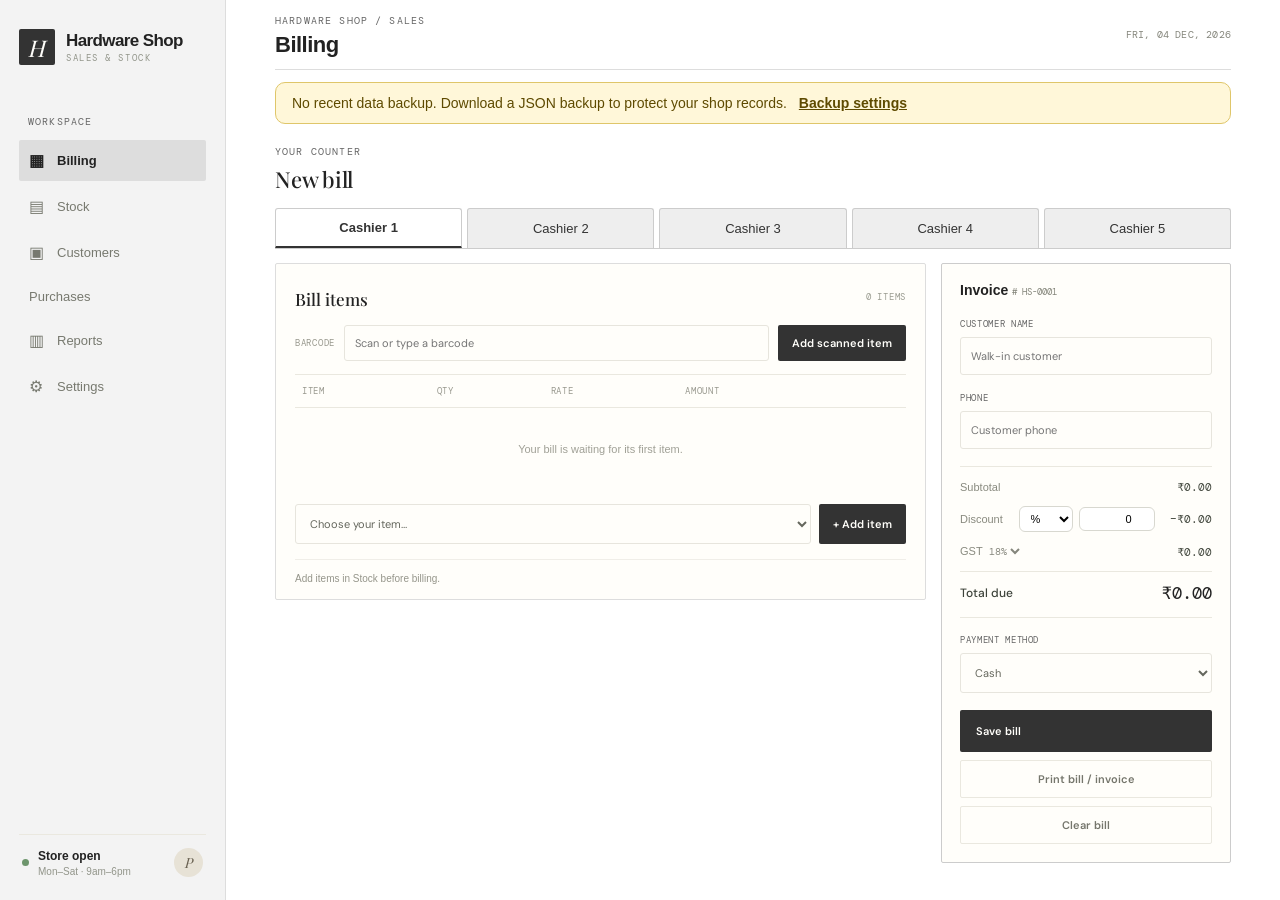
<file: index.html>
<!doctype html>
<html lang="en">
<head>
  <meta charset="utf-8">
  <meta name="viewport" content="width=device-width,initial-scale=1">
  <title>Hardware Shop — Billing</title>
  <link rel="stylesheet" href="styles.css">
  <script src="barcode128.js"></script><script src="app.js" defer></script>
</head>
<body>
  <aside class="sidebar">
    <a class="brand" href="index.html"><span class="brand-mark">H</span><span><span data-shop-name>Hardware Shop</span><small>SALES & STOCK</small></span></a>
    <div class="nav-label">WORKSPACE</div>
    <nav><a class="nav-item active" href="index.html"><span>▦</span> Billing</a><a class="nav-item" href="stock.html"><span>▤</span> Stock</a><a class="nav-item" href="customers.html"><span>▣</span> Customers</a><a class="nav-item" href="purchases.html">Purchases</a><a class="nav-item" href="reports.html"><span>▥</span> Reports</a><a class="nav-item" href="settings.html"><span>⚙</span> Settings</a></nav>
    <div class="sidebar-foot"><span class="status-dot"></span><span>Store open<small>Mon–Sat · 9am–6pm</small></span><span class="avatar">P</span></div>
  </aside>
  <main class="main">
    <header class="topbar"><div><span class="eyebrow"><span data-shop-context>HARDWARE SHOP</span> / SALES</span><h1>Billing</h1></div><div class="top-actions"><span class="today" id="today"></span></div></header>
    <div class="section-heading"><div><span class="eyebrow">YOUR COUNTER</span><h2>New bill</h2></div></div>
    <div class="cashier-tabs" role="tablist" aria-label="Choose cashier">
      <button class="cashier-tab active" role="tab" aria-selected="true" data-cashier="0">Cashier 1</button>
      <button class="cashier-tab" role="tab" aria-selected="false" data-cashier="1">Cashier 2</button>
      <button class="cashier-tab" role="tab" aria-selected="false" data-cashier="2">Cashier 3</button>
      <button class="cashier-tab" role="tab" aria-selected="false" data-cashier="3">Cashier 4</button>
      <button class="cashier-tab" role="tab" aria-selected="false" data-cashier="4">Cashier 5</button>
    </div>
    <div class="billing-grid">
      <section class="card items-card"><div class="card-heading"><div><h3>Bill items</h3></div><span class="item-count" id="item-count">0 ITEMS</span></div><div class="scan-row"><label for="barcode-input">BARCODE</label><input id="barcode-input" autocomplete="off" placeholder="Scan or type a barcode"><button class="button button-dark" id="scan-item">Add scanned item</button></div><div class="table-wrap"><table><thead><tr><th>ITEM</th><th>QTY</th><th>RATE</th><th>AMOUNT</th><th></th></tr></thead><tbody id="bill-rows"></tbody></table></div><div class="add-row"><select id="product-select" aria-label="Choose an item"><option value="">Choose an item…</option></select><button class="button button-dark" id="add-item">+ Add item</button></div><div class="card-note">Add items in Stock before billing.</div></section>
      <aside class="card summary-card"><div class="summary-top"><strong>Invoice <span class="invoice-no" id="invoice-no"># HS-0001</span></strong></div><label class="field-label" for="customer">CUSTOMER NAME</label><input id="customer" class="text-input" type="text" list="known-customers" placeholder="Walk-in customer"><datalist id="known-customers"></datalist><label class="field-label" for="customer-phone">PHONE</label><input id="customer-phone" class="text-input" type="tel" placeholder="Customer phone"><div class="totals"><div><span>Subtotal</span><strong id="subtotal">₹0.00</strong></div><div class="discount-row"><label for="discount-type">Discount</label><div class="discount-controls"><select id="discount-type" aria-label="Discount type"><option value="percent">%</option><option value="amount">₹</option></select><input id="discount-value" type="number" min="0" step="0.01" value="0" aria-label="Discount value"></div><strong id="discount">−₹0.00</strong></div><div class="tax-line"><span>GST <select id="tax-rate" aria-label="GST rate"><option value="0">0%</option><option value="5">5%</option><option value="12">12%</option><option value="18" selected>18%</option></select></span><strong id="tax">₹0.00</strong></div><div class="grand-total"><span>Total due</span><strong id="total">₹0.00</strong></div></div><label class="field-label" for="payment">PAYMENT METHOD</label><select id="payment" class="text-input"><option>Cash</option><option>UPI</option><option>Card</option><option>Credit</option></select><button class="button button-primary" id="complete-bill">Save bill</button><button class="button button-quiet print-bill" id="print-bill" disabled>Print bill / invoice</button><button class="button button-quiet" id="clear-bill">Clear bill</button></aside>
    </div>
  </main>
  <div class="toast" id="toast" role="status" aria-live="polite"></div>
</body>
</html>
</file>
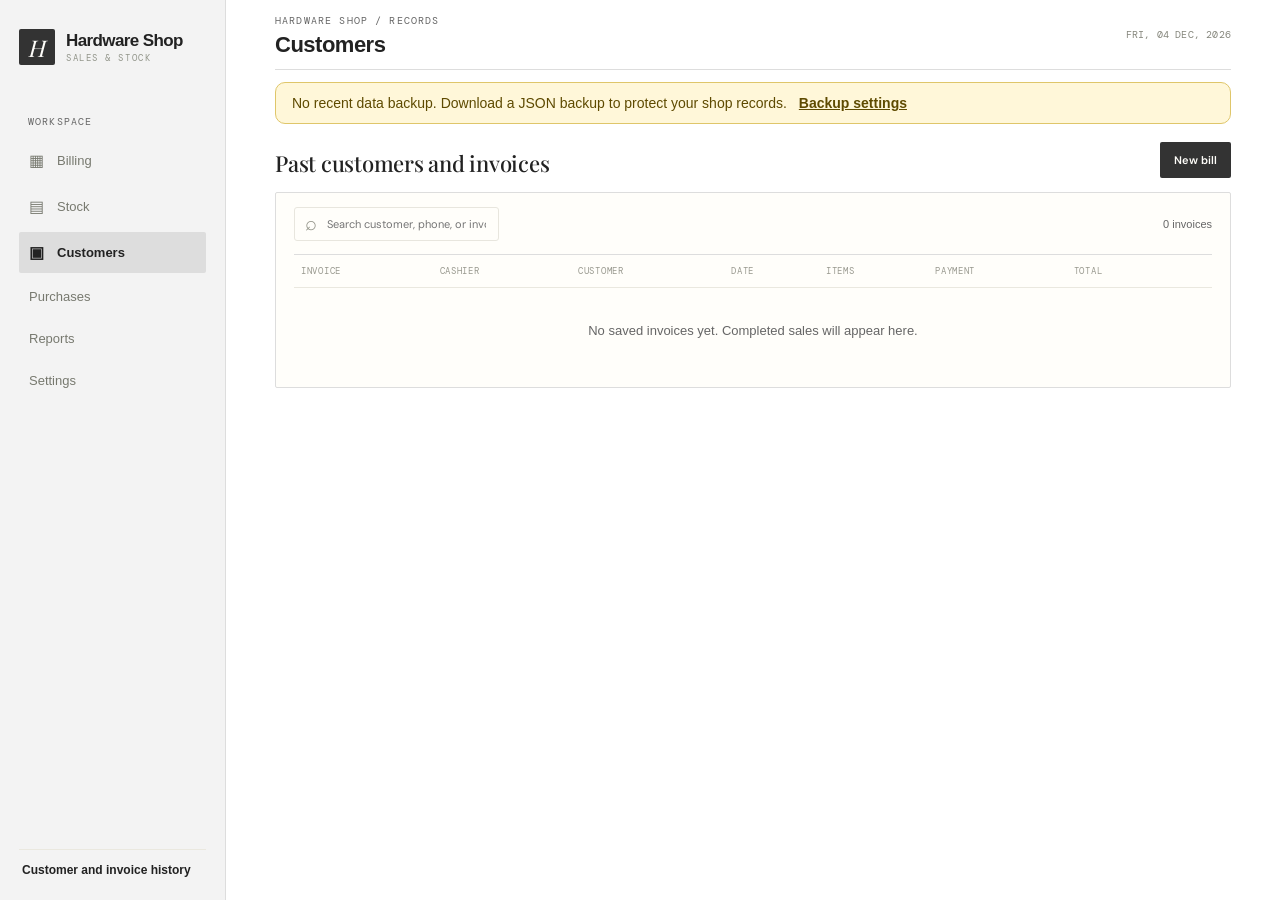
<file: customers.html>
<!doctype html>
<html lang="en">
<head><meta charset="utf-8"><meta name="viewport" content="width=device-width,initial-scale=1"><title>Hardware Shop — Customers</title><link rel="stylesheet" href="styles.css"><script src="barcode128.js"></script><script src="app.js" defer></script></head>
<body>
  <aside class="sidebar"><a class="brand" href="index.html"><span class="brand-mark">H</span><span><span data-shop-name>Hardware Shop</span><small>SALES & STOCK</small></span></a><div class="nav-label">WORKSPACE</div><nav><a class="nav-item" href="index.html"><span>▦</span> Billing</a><a class="nav-item" href="stock.html"><span>▤</span> Stock</a><a class="nav-item active" href="customers.html"><span>▣</span> Customers</a><a class="nav-item" href="purchases.html">Purchases</a><a class="nav-item" href="reports.html">Reports</a><a class="nav-item" href="settings.html">Settings</a></nav><div class="sidebar-foot"><span>Customer and invoice history</span></div></aside>
  <main class="main"><header class="topbar"><div><span class="eyebrow"><span data-shop-context>HARDWARE SHOP</span> / RECORDS</span><h1>Customers</h1></div><div class="top-actions"><span class="today" id="today"></span></div></header>
    <div class="section-heading"><div><h2>Past customers and invoices</h2></div><a class="button button-dark" href="index.html">New bill</a></div>
    <section class="card history-card"><div class="history-tools"><label class="search-box"><span>⌕</span><input id="customer-search" placeholder="Search customer, phone, or invoice…" aria-label="Search customers"></label><span id="history-count">0 invoices</span></div><div class="table-wrap"><table class="history-table"><thead><tr><th>INVOICE</th><th>CASHIER</th><th>CUSTOMER</th><th>DATE</th><th>ITEMS</th><th>PAYMENT</th><th>TOTAL</th><th></th></tr></thead><tbody id="history-rows"></tbody></table></div><div class="history-empty" id="history-empty" hidden>No saved invoices yet. Completed sales will appear here.</div></section>
  </main><div class="toast" id="toast" role="status" aria-live="polite"></div>
</body></html>
</file>
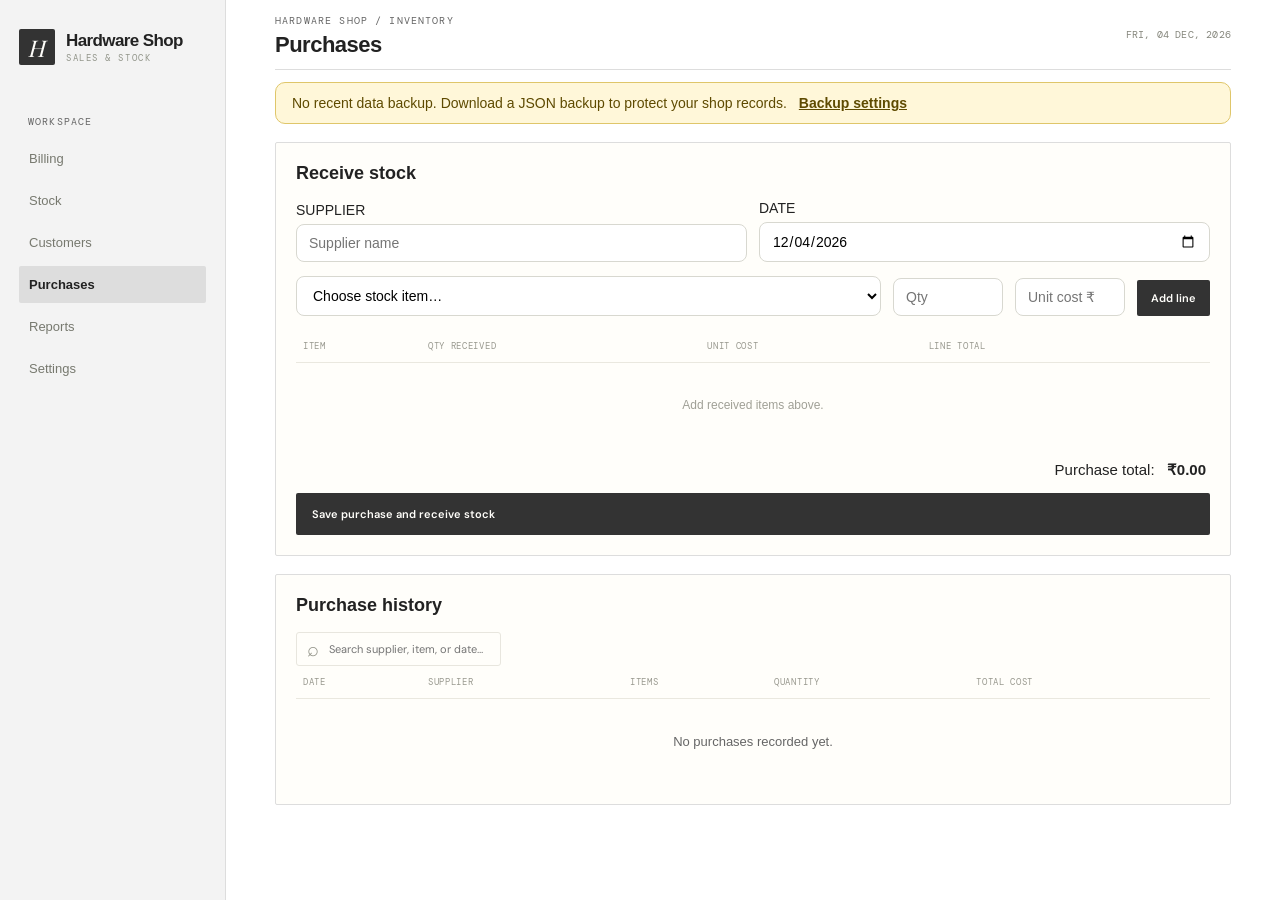
<file: purchases.html>
<!doctype html><html lang="en"><head><meta charset="utf-8"><meta name="viewport" content="width=device-width,initial-scale=1"><title>Hardware Shop — Purchases</title><link rel="stylesheet" href="styles.css"><script src="barcode128.js"></script><script src="app.js" defer></script></head><body>
<aside class="sidebar"><a class="brand" href="index.html"><span class="brand-mark">H</span><span><span data-shop-name>Hardware Shop</span><small>SALES & STOCK</small></span></a><div class="nav-label">WORKSPACE</div><nav><a class="nav-item" href="index.html">Billing</a><a class="nav-item" href="stock.html">Stock</a><a class="nav-item" href="customers.html">Customers</a><a class="nav-item active" href="purchases.html">Purchases</a><a class="nav-item" href="reports.html">Reports</a><a class="nav-item" href="settings.html">Settings</a></nav></aside>
<main class="main"><header class="topbar"><div><span class="eyebrow"><span data-shop-context>HARDWARE SHOP</span> / INVENTORY</span><h1>Purchases</h1></div><span class="today" id="today"></span></header>
<section class="card settings-card"><h2>Receive stock</h2><div class="purchase-fields"><label>SUPPLIER<input id="purchase-supplier" placeholder="Supplier name"></label><label>DATE<input id="purchase-date" type="date"></label></div><div class="purchase-add"><select id="purchase-product" aria-label="Choose stock item"><option value="">Choose stock item…</option></select><input id="purchase-qty" type="number" min="1" step="1" placeholder="Qty" aria-label="Quantity"><input id="purchase-cost" type="number" min="0" step="0.01" placeholder="Unit cost ₹" aria-label="Unit cost"><button class="button button-dark" id="purchase-add-line">Add line</button></div><div class="table-wrap"><table class="history-table"><thead><tr><th>ITEM</th><th>QTY RECEIVED</th><th>UNIT COST</th><th>LINE TOTAL</th><th></th></tr></thead><tbody id="purchase-draft-rows"></tbody></table></div><div class="purchase-total">Purchase total: <strong id="purchase-total">₹0.00</strong></div><button class="button button-primary" id="purchase-save">Save purchase and receive stock</button></section>
<section class="card settings-card"><h2>Purchase history</h2><label class="search-box"><span>⌕</span><input id="purchase-search" placeholder="Search supplier, item, or date…" aria-label="Search purchases"></label><div class="table-wrap"><table class="history-table"><thead><tr><th>DATE</th><th>SUPPLIER</th><th>ITEMS</th><th>QUANTITY</th><th>TOTAL COST</th></tr></thead><tbody id="purchase-history-rows"></tbody></table></div><div id="purchase-empty" class="history-empty" hidden>No purchases recorded yet.</div></section></main><div class="toast" id="toast" role="status" aria-live="polite"></div></body></html>
</file>
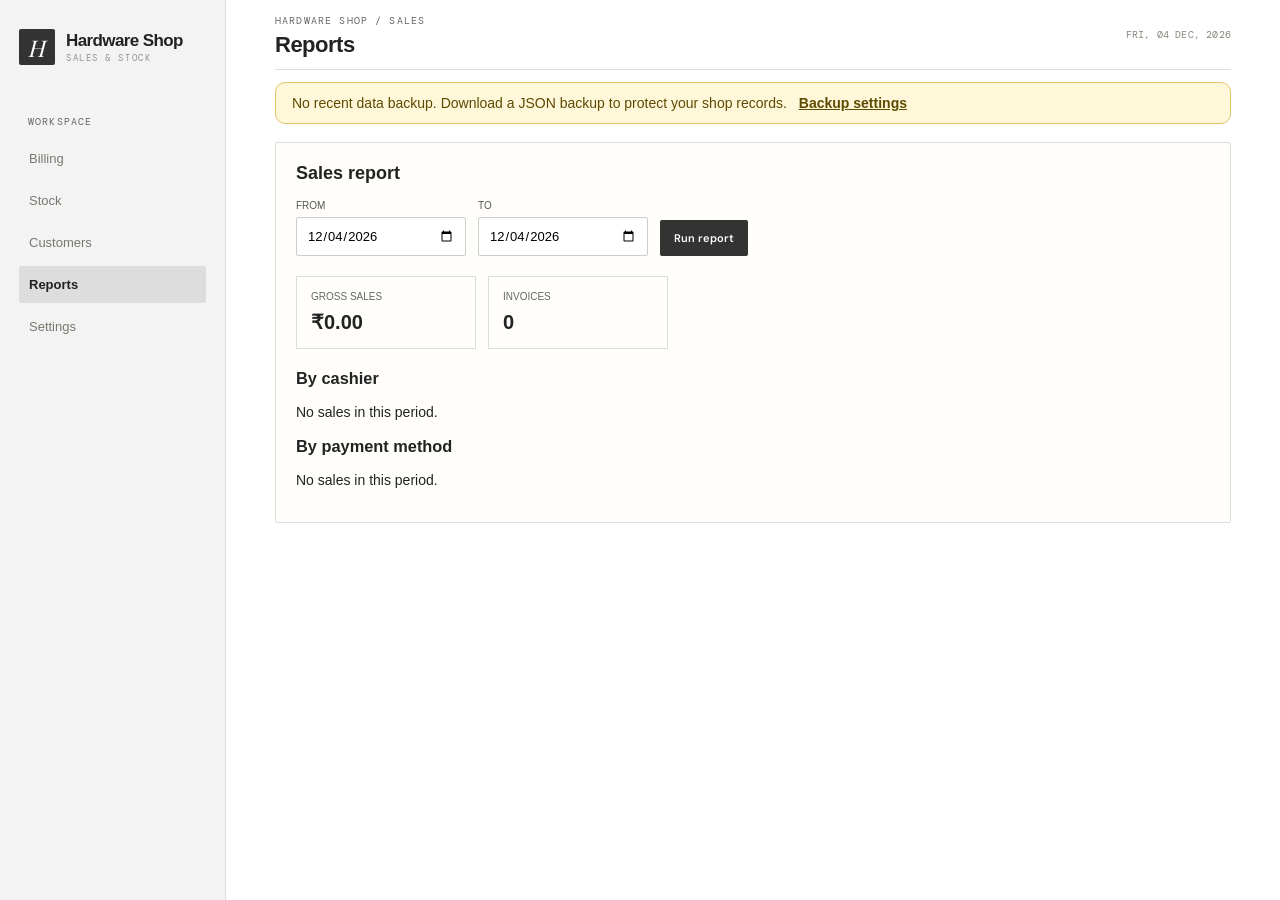
<file: reports.html>
<!doctype html><html lang="en"><head><meta charset="utf-8"><meta name="viewport" content="width=device-width,initial-scale=1"><title>Hardware Shop — Reports</title><link rel="stylesheet" href="styles.css"><script src="barcode128.js"></script><script src="app.js" defer></script></head><body>
<aside class="sidebar"><a class="brand" href="index.html"><span class="brand-mark">H</span><span><span data-shop-name>Hardware Shop</span><small>SALES & STOCK</small></span></a><div class="nav-label">WORKSPACE</div><nav><a class="nav-item" href="index.html">Billing</a><a class="nav-item" href="stock.html">Stock</a><a class="nav-item" href="customers.html">Customers</a><a class="nav-item active" href="reports.html">Reports</a><a class="nav-item" href="settings.html">Settings</a></nav></aside>
<main class="main"><header class="topbar"><div><span class="eyebrow"><span data-shop-context>HARDWARE SHOP</span> / SALES</span><h1>Reports</h1></div><span class="today" id="today"></span></header><section class="card settings-card"><h2>Sales report</h2><div class="report-filters"><label>FROM<input id="report-from" type="date"></label><label>TO<input id="report-to" type="date"></label><button class="button button-dark" id="run-report">Run report</button></div><div class="report-summary"><div><span>GROSS SALES</span><strong id="report-gross">₹0.00</strong></div><div><span>INVOICES</span><strong id="report-invoices">0</strong></div></div><h3>By cashier</h3><div id="report-cashiers"></div><h3>By payment method</h3><div id="report-payments"></div></section></main><div class="toast" id="toast" role="status" aria-live="polite"></div></body></html>
</file>
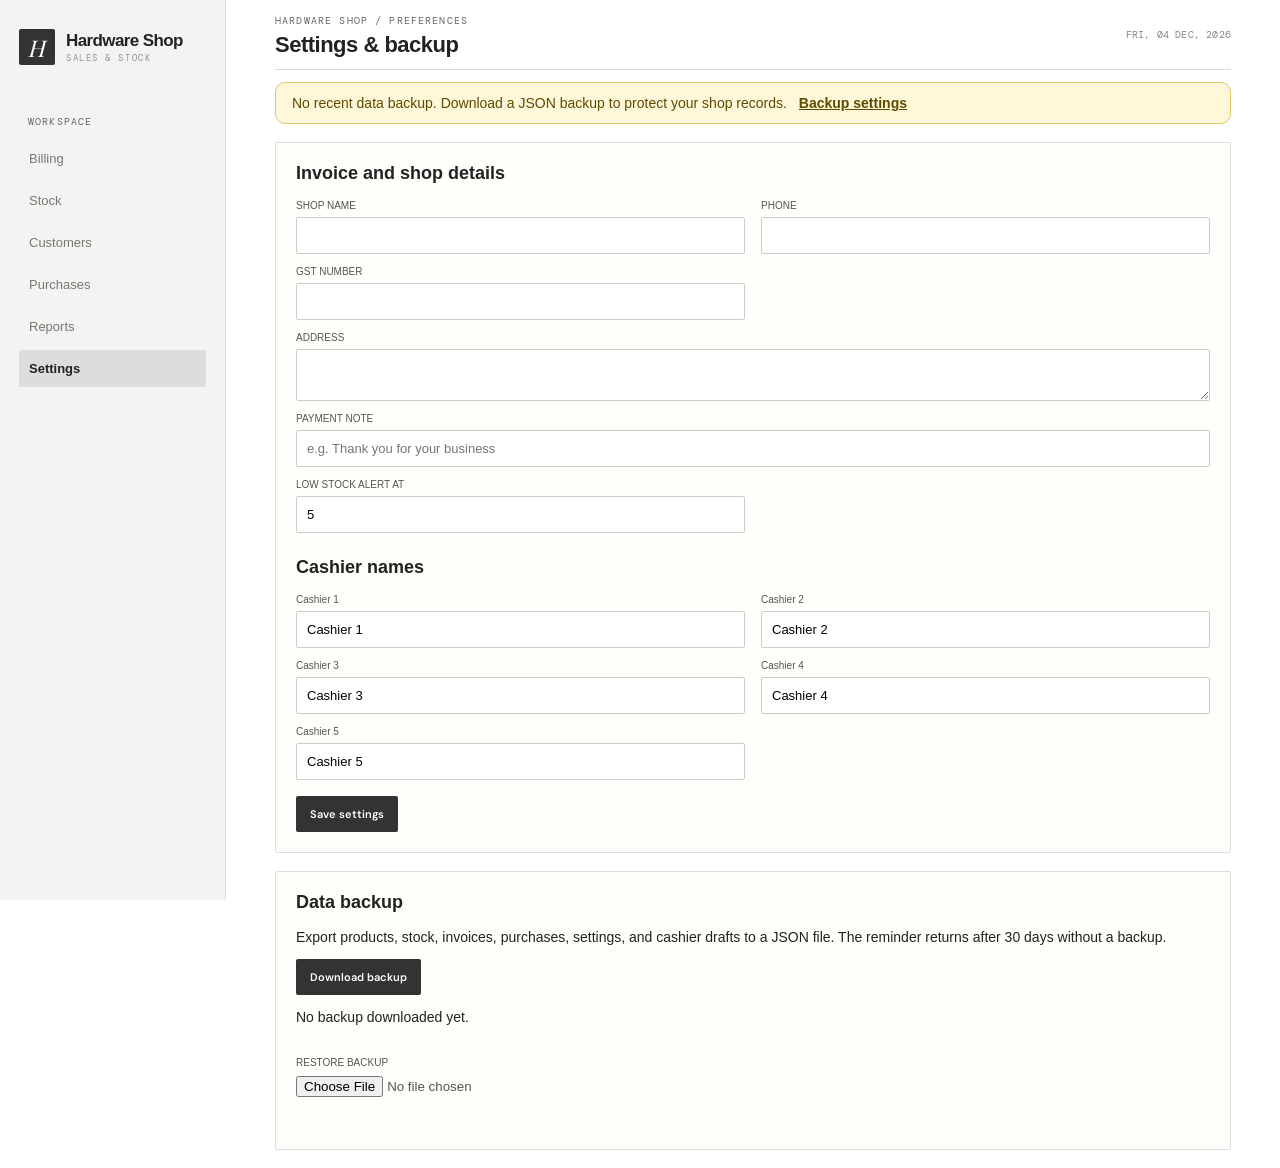
<file: settings.html>
<!doctype html><html lang="en"><head><meta charset="utf-8"><meta name="viewport" content="width=device-width,initial-scale=1"><title>Hardware Shop — Settings</title><link rel="stylesheet" href="styles.css"><script src="barcode128.js"></script><script src="app.js" defer></script></head><body>
<aside class="sidebar"><a class="brand" href="index.html"><span class="brand-mark">H</span><span><span data-shop-name>Hardware Shop</span><small>SALES & STOCK</small></span></a><div class="nav-label">WORKSPACE</div><nav><a class="nav-item" href="index.html">Billing</a><a class="nav-item" href="stock.html">Stock</a><a class="nav-item" href="customers.html">Customers</a><a class="nav-item" href="purchases.html">Purchases</a><a class="nav-item" href="reports.html">Reports</a><a class="nav-item active" href="settings.html">Settings</a></nav></aside>
<main class="main"><header class="topbar"><div><span class="eyebrow"><span data-shop-context>HARDWARE SHOP</span> / PREFERENCES</span><h1>Settings & backup</h1></div><span class="today" id="today"></span></header>
<section class="card settings-card"><h2>Invoice and shop details</h2><div class="settings-grid"><label>SHOP NAME<input id="setting-shop-name"></label><label>PHONE<input id="setting-phone" type="tel"></label><label>GST NUMBER<input id="setting-gst"></label><label class="wide-field">ADDRESS<textarea id="setting-address" rows="2"></textarea></label><label class="wide-field">PAYMENT NOTE<input id="setting-payment-note" placeholder="e.g. Thank you for your business"></label><label>LOW STOCK ALERT AT<input id="setting-low-stock" type="number" min="0" step="1"></label></div><h2>Cashier names</h2><div class="settings-grid"> <label>Cashier 1<input id="cashier-0"></label><label>Cashier 2<input id="cashier-1"></label><label>Cashier 3<input id="cashier-2"></label><label>Cashier 4<input id="cashier-3"></label><label>Cashier 5<input id="cashier-4"></label></div><button class="button button-dark" id="save-settings">Save settings</button></section>
<section class="card settings-card"><h2>Data backup</h2><p>Export products, stock, invoices, purchases, settings, and cashier drafts to a JSON file. The reminder returns after 30 days without a backup.</p><button class="button button-dark" id="export-backup">Download backup</button><p id="backup-last-export"></p><label class="import-label">RESTORE BACKUP<input id="import-backup" type="file" accept="application/json,.json"></label><p id="backup-status" role="status"></p></section></main><div class="toast" id="toast" role="status" aria-live="polite"></div></body></html>
</file>
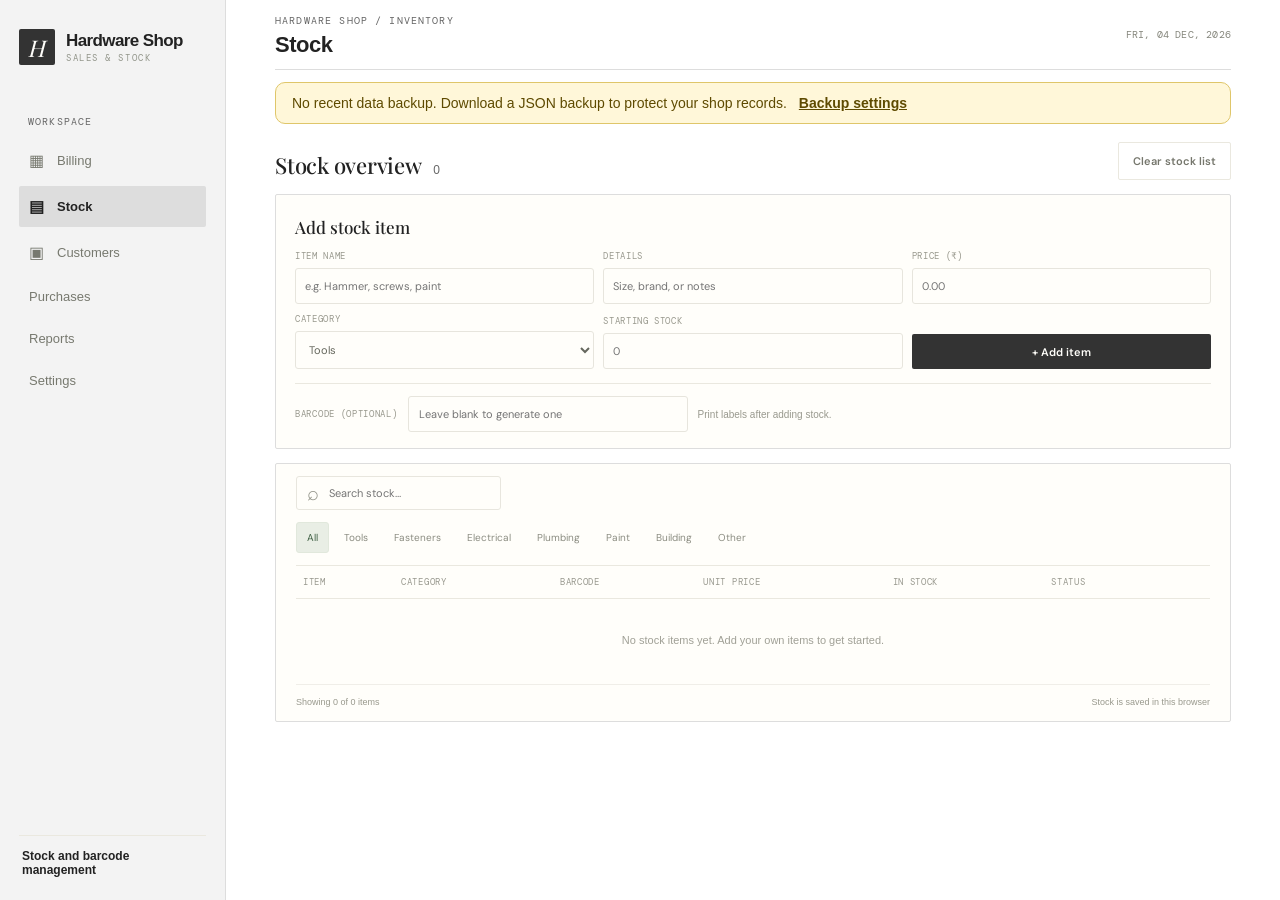
<file: stock.html>
<!doctype html>
<html lang="en">
<head><meta charset="utf-8"><meta name="viewport" content="width=device-width,initial-scale=1"><title>Hardware Shop — Stock</title><link rel="stylesheet" href="styles.css"><script src="barcode128.js"></script><script src="app.js" defer></script></head>
<body>
  <aside class="sidebar"><a class="brand" href="index.html"><span class="brand-mark">H</span><span><span data-shop-name>Hardware Shop</span><small>SALES & STOCK</small></span></a><div class="nav-label">WORKSPACE</div><nav><a class="nav-item" href="index.html"><span>▦</span> Billing</a><a class="nav-item active" href="stock.html"><span>▤</span> Stock</a><a class="nav-item" href="customers.html"><span>▣</span> Customers</a><a class="nav-item" href="purchases.html">Purchases</a><a class="nav-item" href="reports.html">Reports</a><a class="nav-item" href="settings.html">Settings</a></nav><div class="sidebar-foot"><span>Stock and barcode management</span></div></aside>
  <main class="main"><header class="topbar"><div><span class="eyebrow"><span data-shop-context>HARDWARE SHOP</span> / INVENTORY</span><h1>Stock</h1></div><div class="top-actions"><span class="today" id="today"></span></div></header>
    <div class="section-heading stock-heading"><div><h2>Stock overview <small id="stock-count"></small></h2></div><button class="button button-quiet" id="reset-stock">Clear stock list</button></div>
    <section class="card add-stock-card"><div class="card-heading"><div><h3>Add stock item</h3></div></div><div class="stock-form"><label>ITEM NAME<input id="new-name" placeholder="e.g. Hammer, screws, paint"></label><label>DETAILS<input id="new-detail" placeholder="Size, brand, or notes"></label><label>PRICE (₹)<input id="new-price" type="number" min="0" step="0.01" placeholder="0.00"></label><label>CATEGORY<select id="new-category"><option>Tools</option><option>Fasteners</option><option>Electrical</option><option>Plumbing</option><option>Paint</option><option>Building materials</option><option>Other</option></select></label><label>STARTING STOCK<input id="new-qty" type="number" min="0" step="1" placeholder="0"></label><button class="button button-dark" id="add-stock-item">+ Add item</button></div><div class="barcode-preview"><label for="new-barcode">BARCODE (OPTIONAL)</label><input id="new-barcode" placeholder="Leave blank to generate one"><span>Print labels after adding stock.</span></div></section>
    <section class="card stock-card"><div class="stock-tools"><label class="search-box"><span>⌕</span><input id="stock-search" placeholder="Search stock…" aria-label="Search stock"></label><div class="stock-filters"><button class="filter-btn active" data-filter="All">All</button><button class="filter-btn" data-filter="Tools">Tools</button><button class="filter-btn" data-filter="Fasteners">Fasteners</button><button class="filter-btn" data-filter="Electrical">Electrical</button><button class="filter-btn" data-filter="Plumbing">Plumbing</button><button class="filter-btn" data-filter="Paint">Paint</button><button class="filter-btn" data-filter="Building materials">Building</button><button class="filter-btn" data-filter="Other">Other</button></div></div><div class="table-wrap"><table class="stock-table"><thead><tr><th>ITEM</th><th>CATEGORY</th><th>BARCODE</th><th>UNIT PRICE</th><th>IN STOCK</th><th>STATUS</th><th></th></tr></thead><tbody id="stock-rows"></tbody></table></div><div class="stock-bottom"><span id="stock-showing">Showing all items</span><span>Stock is saved in this browser</span></div></section>
    <footer class="page-footer"><span>MADE WITH CARE, IN YOUR NEIGHBOURHOOD.</span><a href="index.html">Create a bill &nbsp;↗</a></footer>
  </main><div class="toast" id="toast" role="status" aria-live="polite"></div>
</body></html>
</file>
<file: styles.css>
@import url('https://fonts.googleapis.com/css2?family=DM+Mono:wght@400;500&family=DM+Sans:wght@400;500;600;700&family=Playfair+Display:ital,wght@0,500;0,600;1,500;1,600&display=swap');
:root{--paper:#f6f4ef;--white:#fffefa;--ink:#242a22;--muted:#92958a;--line:#eae8df;--green:#436548;--sage:#e8eee4;--yellow:#e9c759;--red:#a55243;--mono:'DM Mono',monospace;--sans:'DM Sans',sans-serif;--serif:'Playfair Display',serif}*{box-sizing:border-box}body{margin:0;background:var(--paper);color:var(--ink);font-family:var(--sans);font-size:14px}.sidebar{position:fixed;left:0;top:0;bottom:0;width:226px;background:#f9f8f4;border-right:1px solid var(--line);padding:29px 19px 18px;display:flex;flex-direction:column;z-index:3}.brand{display:flex;align-items:center;gap:11px;text-decoration:none;color:var(--ink);font-size:17px;font-weight:700;letter-spacing:-.6px}.brand i{color:#778565;font-family:var(--serif);font-weight:500}.brand small{display:block;margin-top:1px;font:9px var(--mono);letter-spacing:1.55px;color:var(--muted)}.brand-mark{width:36px;height:36px;display:grid;place-items:center;background:var(--green);color:#fffefa;border-radius:4px;font:italic 23px var(--serif)}.nav-label,.eyebrow{font:10px var(--mono);letter-spacing:1.15px;color:#99998c}.nav-label{margin:50px 0 12px 9px}.sidebar nav{display:grid;gap:5px}.nav-item{display:flex;align-items:center;gap:12px;padding:11px 10px;color:#77796f;text-decoration:none;border-radius:4px;font-size:13px}.nav-item>span{font-size:16px;width:16px}.nav-item b{margin-left:auto;font:9px var(--mono);color:#b5b5aa}.nav-item.active{background:#e9eee5;color:#35533a;font-weight:600}.sidebar-foot{margin-top:auto;padding:13px 3px 5px;border-top:1px solid var(--line);display:flex;align-items:center;gap:9px;font-size:12px;font-weight:600}.sidebar-foot small{display:block;margin-top:3px;font-size:10px;font-weight:400;color:var(--muted)}.status-dot,.live-dot{display:inline-block;width:7px;height:7px;background:#6d956c;border-radius:50%;flex:none}.avatar,.top-avatar{display:grid;place-items:center;border-radius:50%;background:#e7e2d6;color:#665e4e;font:italic 14px var(--serif)}.avatar{width:29px;height:29px;margin-left:auto}.main{margin-left:226px;padding:0 49px;max-width:1500px}.topbar{height:92px;display:flex;align-items:center;justify-content:space-between;border-bottom:1px solid var(--line)}.topbar h1{font-family:var(--serif);font-size:24px;font-weight:500;margin:5px 0 0;letter-spacing:-.5px}.top-actions{display:flex;align-items:center;gap:17px}.today{font:10px var(--mono);color:#86877d;letter-spacing:.2px}.top-avatar{width:33px;height:33px;font-size:15px}.welcome{min-height:250px;margin:30px 0 35px;background:#e8ede4;border-radius:5px;padding:30px 38px;display:flex;justify-content:space-between;align-items:center;overflow:hidden;position:relative}.welcome-kicker{display:flex;gap:8px;align-items:center;font:9px var(--mono);letter-spacing:1.4px;color:#708069}.welcome h2,.stock-hero h2{font:500 32px/1.13 var(--serif);letter-spacing:-.6px;margin:16px 0 10px;color:#283b2b}.welcome h2 em,.stock-hero h2 em{font-weight:500;color:#648062}.welcome p,.stock-hero p{font-size:12px;color:#72796e;line-height:1.65;margin:0}.welcome-art{position:relative;width:230px;height:190px;margin-right:46px;flex:none}.art-sun{position:absolute;width:112px;height:112px;border-radius:50%;background:#ddc676;top:10px;left:58px}.art-paper{position:absolute;z-index:1;width:122px;height:144px;background:#fbfaf3;top:34px;left:85px;transform:rotate(8deg);box-shadow:0 9px 24px #58644d25;padding:30px 16px;font:600 12px/1.35 var(--mono);letter-spacing:1px;color:#506548}.art-paper i{position:absolute;right:14px;bottom:13px;font:25px var(--serif);color:#c49349}.art-shadow{position:absolute;width:125px;height:22px;background:#65705a21;border-radius:50%;filter:blur(6px);bottom:13px;left:80px}.art-caption{position:absolute;bottom:0;left:34px;font:8px var(--mono);color:#777d6c;letter-spacing:1.2px}.section-heading{display:flex;align-items:end;justify-content:space-between;margin-bottom:14px}.section-heading h2{margin:6px 0 0;font:500 22px var(--serif);letter-spacing:-.25px}.step-tag{vertical-align:middle;margin-left:7px;padding:5px 7px;border:1px solid #dfded5;border-radius:3px;font:9px var(--mono);color:#96968b;letter-spacing:.4px}.button{font:11px var(--sans);font-weight:600;cursor:pointer;border:0;border-radius:3px;padding:11px 14px;transition:.15s}.button:hover{transform:translateY(-1px)}.button-quiet{background:transparent;border:1px solid var(--line);color:#75766c}.button-dark{background:#333d30;color:#fffefa}.button-primary{width:100%;display:flex;justify-content:space-between;align-items:center;padding:14px 16px;background:#45644a;color:#fffefa}.button-primary span{font-size:17px}.billing-grid{display:grid;grid-template-columns:minmax(0,1fr) 270px;gap:15px;align-items:start}.card{background:var(--white);border:1px solid #eeece5;border-radius:4px}.items-card{padding:19px 19px 15px}.card-heading{display:flex;justify-content:space-between;align-items:center;padding-bottom:15px}.card-heading h3{font:500 17px var(--serif);margin:5px 0 0}.item-count{font:9px var(--mono);letter-spacing:.7px;color:#9b9c91}.table-wrap{overflow-x:auto}table{width:100%;border-collapse:collapse;text-align:left}thead th{padding:10px 7px;color:#99998f;font:9px var(--mono);letter-spacing:.7px;border-bottom:1px solid var(--line);white-space:nowrap}tbody td{padding:12px 7px;border-bottom:1px solid #f0eee8;font-size:11px;color:#686b60}tbody tr:last-child td{border-bottom:none}td strong{display:block;color:#363b32;font-size:11px;font-weight:600}td small{display:block;color:#a0a096;margin-top:3px;font-size:9px}.qty-control{display:flex;align-items:center;gap:8px}.qty-control button,.remove-item{border:1px solid var(--line);background:transparent;color:#666;font:12px var(--mono);width:21px;height:21px;cursor:pointer;border-radius:2px}.qty-control span{min-width:12px;text-align:center;font:10px var(--mono)}.remove-item{border:none;color:#aaa;font-size:15px}.add-row{display:flex;gap:8px;padding-top:14px}.add-row select{flex:1;min-width:0}.add-row select,.text-input{background:#fffefa;border:1px solid #e7e5dd;padding:11px 10px;border-radius:3px;color:#65675d;font:11px var(--sans)}.card-note{border-top:1px solid #f0eee8;margin-top:15px;padding-top:13px;color:#95958a;font-size:10px}.note-icon{color:#b1934f;margin-right:5px}.summary-card{padding:18px}.summary-top{display:flex;justify-content:space-between;align-items:center;margin-bottom:20px}.invoice-no{font:9px var(--mono);color:#838479}.field-label{display:block;color:#99998e;font:9px var(--mono);letter-spacing:.65px;margin:0 0 7px}.summary-card .text-input{width:100%;margin-bottom:17px}.totals{border-top:1px solid var(--line);border-bottom:1px solid var(--line);padding:13px 0;margin-bottom:16px;display:grid;gap:12px}.totals>div{display:flex;justify-content:space-between;align-items:center;font-size:11px;color:#898a7f}.totals strong{font:11px var(--mono);color:#454a40}.tax-line select{border:0;background:transparent;color:#85867c;font:10px var(--mono);padding:0}.grand-total{padding-top:10px;border-top:1px solid var(--line)}.grand-total span{font:500 12px var(--sans);color:#3d433a}.grand-total strong{font:17px var(--mono);color:#35533a}.summary-foot{text-align:center;color:#a2a197;font-size:9px;margin:12px 0 1px}.page-footer{height:55px;margin-top:30px;border-top:1px solid var(--line);display:flex;justify-content:space-between;align-items:center;color:#9b9a90;font:8px var(--mono);letter-spacing:.9px}.page-footer a{color:#687c63;text-decoration:none;font:10px var(--sans);letter-spacing:0}.toast{position:fixed;right:25px;bottom:24px;padding:12px 17px;background:#303a2f;color:#fffefa;border-radius:4px;font-size:12px;box-shadow:0 5px 20px #0002;opacity:0;transform:translateY(8px);transition:.2s;pointer-events:none;z-index:5}.toast.show{opacity:1;transform:translateY(0)}
.stock-hero{min-height:206px;margin:30px 0 34px;background:#e8ede4;border-radius:5px;padding:27px 35px;display:flex;align-items:center;justify-content:space-between}.stock-hero h2{font-size:30px;margin:12px 0 9px}.stock-metric{position:relative;min-width:212px;padding:19px 22px;background:#f8f8f1;border:1px solid #dfe4d8;border-radius:3px;display:grid;gap:8px;overflow:hidden}.stock-metric>span:first-child{font:9px var(--mono);letter-spacing:.9px;color:#929589}.stock-metric strong{font:34px var(--serif);font-weight:500;color:#405b42}.stock-metric small{font-size:10px;color:#929589}.metric-star{position:absolute;right:18px;top:37px;color:#d1b159;font:26px var(--serif)}.stock-heading{margin-bottom:14px}.stock-card{padding:0 20px 14px}.stock-tools{min-height:65px;display:flex;align-items:center;justify-content:space-between;gap:12px;border-bottom:1px solid var(--line)}.search-box{display:flex;align-items:center;gap:8px;border:1px solid #e8e6de;background:#fffefa;border-radius:3px;padding:0 10px;height:34px;width:205px;color:#919287}.search-box span{font-size:20px}.search-box input{border:0;outline:0;background:transparent;width:100%;font:11px var(--sans);color:var(--ink)}.stock-filters{display:flex;gap:4px}.filter-btn{background:transparent;border:1px solid transparent;border-radius:3px;padding:8px 10px;color:#8b8c81;font:10px var(--sans);cursor:pointer}.filter-btn.active{background:#e9eee5;color:#426246;border-color:#e1e8dc}.stock-table{min-width:650px}.stock-table tbody td{padding:15px 7px}.stock-table tbody td:nth-child(3),.stock-table tbody td:nth-child(4){font-family:var(--mono);font-size:10px}.stock-table tbody td:nth-child(3){color:#51564c}.stock-item{display:flex;align-items:center;gap:10px}.stock-icon{width:30px;height:30px;display:grid;place-items:center;background:#f0efe7;color:#75836d;border-radius:3px;font:15px var(--serif)}.stock-item strong{font-size:11px}.stock-item small{font-size:9px}.category-tag{padding:4px 7px;background:#f3f2ec;border-radius:2px;color:#818276;font-size:9px}.stock-qty{display:flex;align-items:center;gap:8px}.stock-qty strong{font:10px var(--mono);min-width:24px}.qty-track{width:55px;height:4px;background:#edede5;border-radius:4px;overflow:hidden}.qty-track i{display:block;height:100%;background:#849776;border-radius:4px}.qty-track i.low{background:#c69250}.qty-track i.out{background:#b76756}.stock-status{font-size:9px;padding:5px 7px;border-radius:3px;white-space:nowrap}.stock-status.in{background:#e9efe5;color:#577250}.stock-status.low{background:#f5efdf;color:#a07a3a}.stock-status.out{background:#f5e9e5;color:#a35748}.stock-actions{display:flex;gap:4px;justify-content:flex-end}.stock-actions button{width:23px;height:23px;border:1px solid #ebe9e1;background:transparent;color:#85867c;border-radius:2px;font:12px var(--mono);cursor:pointer}.stock-bottom{border-top:1px solid #f0eee8;margin-top:3px;padding-top:12px;display:flex;justify-content:space-between;color:#99998d;font-size:9px}.stock-bottom .status-dot{width:6px;height:6px;margin-right:4px}.empty-state{text-align:center!important;color:#a0a096!important;padding:35px!important}@media(max-width:850px){.sidebar{width:190px}.main{margin-left:190px;padding:0 27px}.billing-grid{grid-template-columns:minmax(0,1fr) 250px}.welcome-art{margin-right:0}}@media(max-width:650px){.sidebar{position:static;width:100%;height:auto;padding:12px 16px;display:block;border-right:none;border-bottom:1px solid var(--line)}.brand{display:none}.nav-label{display:none}.sidebar nav{display:flex;gap:6px}.nav-item{flex:1;justify-content:center;padding:10px}.sidebar-foot{display:none}.main{margin-left:0;padding:0 16px}.topbar{height:71px}.topbar h1{font-size:21px}.today{font-size:8px}.welcome{margin:18px 0 27px;min-height:195px;padding:22px}.welcome h2{font-size:26px}.welcome-art{transform:scale(.7);transform-origin:right center;width:160px;margin-left:-35px}.billing-grid{grid-template-columns:1fr}.summary-card{order:-1}.section-heading h2{font-size:19px}.items-card{padding:14px}.add-row select{max-width:58%}.stock-hero{padding:22px;min-height:190px}.stock-hero h2{font-size:26px}.stock-metric{min-width:125px;padding:14px}.stock-metric>span:first-child{font-size:7px}.metric-star{right:10px;top:34px}.stock-tools{align-items:stretch;flex-direction:column;padding:13px 0}.search-box{width:100%}.stock-filters{justify-content:space-between}.filter-btn{padding:7px}.stock-card{padding:0 13px 12px}.stock-bottom{font-size:8px}}
.add-stock-card{padding:16px 19px;margin-bottom:14px}.add-stock-card .card-heading{padding:0 0 12px}.stock-form{display:grid;grid-template-columns:1.3fr 1.5fr .8fr 1fr .8fr auto;align-items:end;gap:9px}.stock-form label{display:grid;gap:6px;color:#99998e;font:9px var(--mono);letter-spacing:.65px}.stock-form input,.stock-form select{width:100%;min-width:0;background:#fffefa;border:1px solid #e7e5dd;padding:10px 9px;border-radius:3px;color:#65675d;font:11px var(--sans)}.stock-form .button{white-space:nowrap;height:35px;padding:0 13px}@media(max-width:850px){.stock-form{grid-template-columns:repeat(3,minmax(0,1fr))}}@media(max-width:650px){.stock-form{grid-template-columns:1fr 1fr}.stock-form .button{grid-column:1/-1}}
.barcode-preview{display:grid;grid-template-columns:auto minmax(180px,280px) 1fr;align-items:center;gap:10px;margin-top:14px;padding-top:12px;border-top:1px solid var(--line)}.barcode-preview label,.scan-row label{font:9px var(--mono);letter-spacing:.7px;color:#99998e}.barcode-preview input,.scan-row input{border:1px solid #e7e5dd;border-radius:3px;background:#fffefa;padding:10px;font:11px var(--sans);min-width:0}.barcode-preview span{font-size:10px;color:#99998e}.barcode-cell{display:grid;justify-items:start;gap:2px}.barcode-svg{width:74px;height:28px;display:block}.barcode-cell small{font:8px var(--mono);color:#797a70}.print-barcode{background:transparent;border:0;padding:2px 0;color:#567150;font:9px var(--sans);cursor:pointer}.scan-row{display:grid;grid-template-columns:auto minmax(140px,1fr) auto;align-items:center;gap:9px;padding:0 0 13px;border-bottom:1px solid var(--line)}
@media(max-width:650px){.barcode-preview{grid-template-columns:1fr}.scan-row{grid-template-columns:1fr 1fr}.scan-row label{grid-column:1/-1}.scan-row button{grid-column:1/-1}}
body{background:#fff;color:#222;font-family:Arial,sans-serif}.sidebar{background:#f3f3f3;border-color:#ddd}.brand,.brand i{color:#222}.brand-mark{background:#333;border-radius:2px}.nav-label,.eyebrow,.field-label{color:#666}.main{max-width:none}.topbar{height:70px;border-color:#ddd}.topbar h1{font:600 22px Arial}.nav-item.active{background:#ddd;color:#222}.nav-item{border-radius:2px}.card{border-color:#ddd;border-radius:2px}.button{border-radius:2px}.button-primary,.button-dark{background:#333;border-radius:2px}.billing-grid{grid-template-columns:minmax(0,1fr) 290px}.summary-card{border:1px solid #ccc}.grand-total strong{color:#222}.welcome,.stock-hero,.page-footer,.welcome-art,.art-sun,.art-paper,.art-shadow,.art-caption,.welcome-kicker,.note-icon{display:none!important}.section-heading{margin-top:18px}.stock-tools{align-items:flex-start;flex-direction:column;padding:12px 0}.stock-filters{flex-wrap:wrap}.stock-form{grid-template-columns:repeat(3,minmax(0,1fr))}.barcode-cell .barcode-svg{width:90px;height:30px}.print-bill{width:100%;margin-top:8px}.summary-card #clear-bill{width:100%;margin-top:8px}@media(max-width:650px){.billing-grid{grid-template-columns:1fr}.stock-form{grid-template-columns:1fr 1fr}.main{padding:0 12px}}
.history-card{padding:0 18px 14px}.history-tools{min-height:62px;display:flex;align-items:center;justify-content:space-between;border-bottom:1px solid #ddd}.history-tools>span{font:11px Arial;color:#666}.history-table{min-width:650px}.history-table tbody td{font-size:12px}.history-print{padding:7px 10px}.history-empty{text-align:center;padding:35px;color:#666;font-size:13px}.section-heading>a{text-decoration:none}.stock-heading h2 small{font:12px Arial;color:#666;margin-left:8px}
.stock-qty-input{width:72px;padding:6px 5px;border:1px solid #ccc;border-radius:2px;font:12px Arial;color:#222}.stock-actions{align-items:center}.stock-actions .delete-stock{width:auto;padding:0 6px;font:10px Arial;color:#8b3025;border-color:#d8b4af}.stock-actions button{cursor:pointer}@media(max-width:850px){.stock-actions .delete-stock{padding:0 5px}}
.cashier-tabs{display:flex;gap:5px;margin:0 0 14px;border-bottom:1px solid #ccc;overflow-x:auto}.cashier-tab{flex:1;min-width:100px;padding:11px 14px;background:#eee;border:1px solid #ccc;border-bottom:0;border-radius:3px 3px 0 0;color:#333;font:13px Arial;cursor:pointer;white-space:nowrap}.cashier-tab.active{background:#fff;font-weight:bold;border-bottom:2px solid #333}.cashier-tab:focus-visible{outline:2px solid #555;outline-offset:2px}@media(max-width:650px){.cashier-tab{flex:none;min-width:92px;padding:10px 12px}}
.settings-card{padding:20px;margin:18px 0}.settings-card h2{font:600 18px Arial;margin:0 0 16px}.settings-card h2:not(:first-child){margin-top:24px}.settings-grid{display:grid;grid-template-columns:repeat(2,minmax(0,1fr));gap:12px 16px;margin-bottom:16px}.settings-grid label,.report-filters label{display:grid;gap:6px;font:10px Arial;color:#555}.settings-grid input,.settings-grid textarea,.report-filters input{width:100%;padding:10px;border:1px solid #ccc;border-radius:2px;font:13px Arial}.wide-field{grid-column:1/-1}.import-label{display:inline-grid;gap:8px;margin:18px 0;font:10px Arial;color:#555}.report-filters{display:flex;align-items:end;gap:12px}.report-filters label{min-width:170px}.report-summary{display:flex;gap:12px;margin:20px 0}.report-summary>div{min-width:180px;padding:14px;border:1px solid #ddd;display:grid;gap:8px}.report-summary span{font:10px Arial;color:#666}.report-summary strong{font-size:20px}.report-row{display:flex;justify-content:space-between;max-width:460px;padding:9px 4px;border-bottom:1px solid #ddd}.barcode-error{font:10px Arial;color:#a33}@media(max-width:650px){.settings-grid{grid-template-columns:1fr}.wide-field{grid-column:auto}.report-filters{align-items:stretch;flex-direction:column}.report-filters label{min-width:0}.report-summary{flex-wrap:wrap}}
.backup-reminder{margin:12px 0;padding:12px 16px;border:1px solid #dfc66a;border-radius:10px;background:#fff7d9;color:#5e4a00;font-size:14px}.backup-reminder a{margin-left:8px;color:inherit;font-weight:700;text-decoration:underline}.purchase-fields,.purchase-add{display:flex;gap:12px;align-items:end;margin:14px 0}.purchase-fields label{display:grid;gap:6px;flex:1}.purchase-fields input,.purchase-add input,.purchase-add select{min-width:0;padding:10px 12px;border:1px solid #d8d8d0;border-radius:8px;background:#fff;font:inherit}.purchase-add select{flex:1}.purchase-add input{width:110px}.purchase-total{text-align:right;padding:14px 4px;font-size:15px}.purchase-total strong{margin-left:8px}@media(max-width:640px){.purchase-fields,.purchase-add{align-items:stretch;flex-direction:column}.purchase-add input{width:auto}.backup-reminder a{display:inline-block;margin:6px 0 0}}
.discount-row{display:flex;align-items:center;justify-content:space-between;gap:10px}.discount-controls{display:flex;gap:6px;align-items:center}.discount-controls select,.discount-controls input{min-width:0;padding:5px 7px;border:1px solid #d8d8d0;border-radius:6px;background:#fff;font:inherit}.discount-controls select{width:54px}.discount-controls input{width:76px;text-align:right}
</file>
